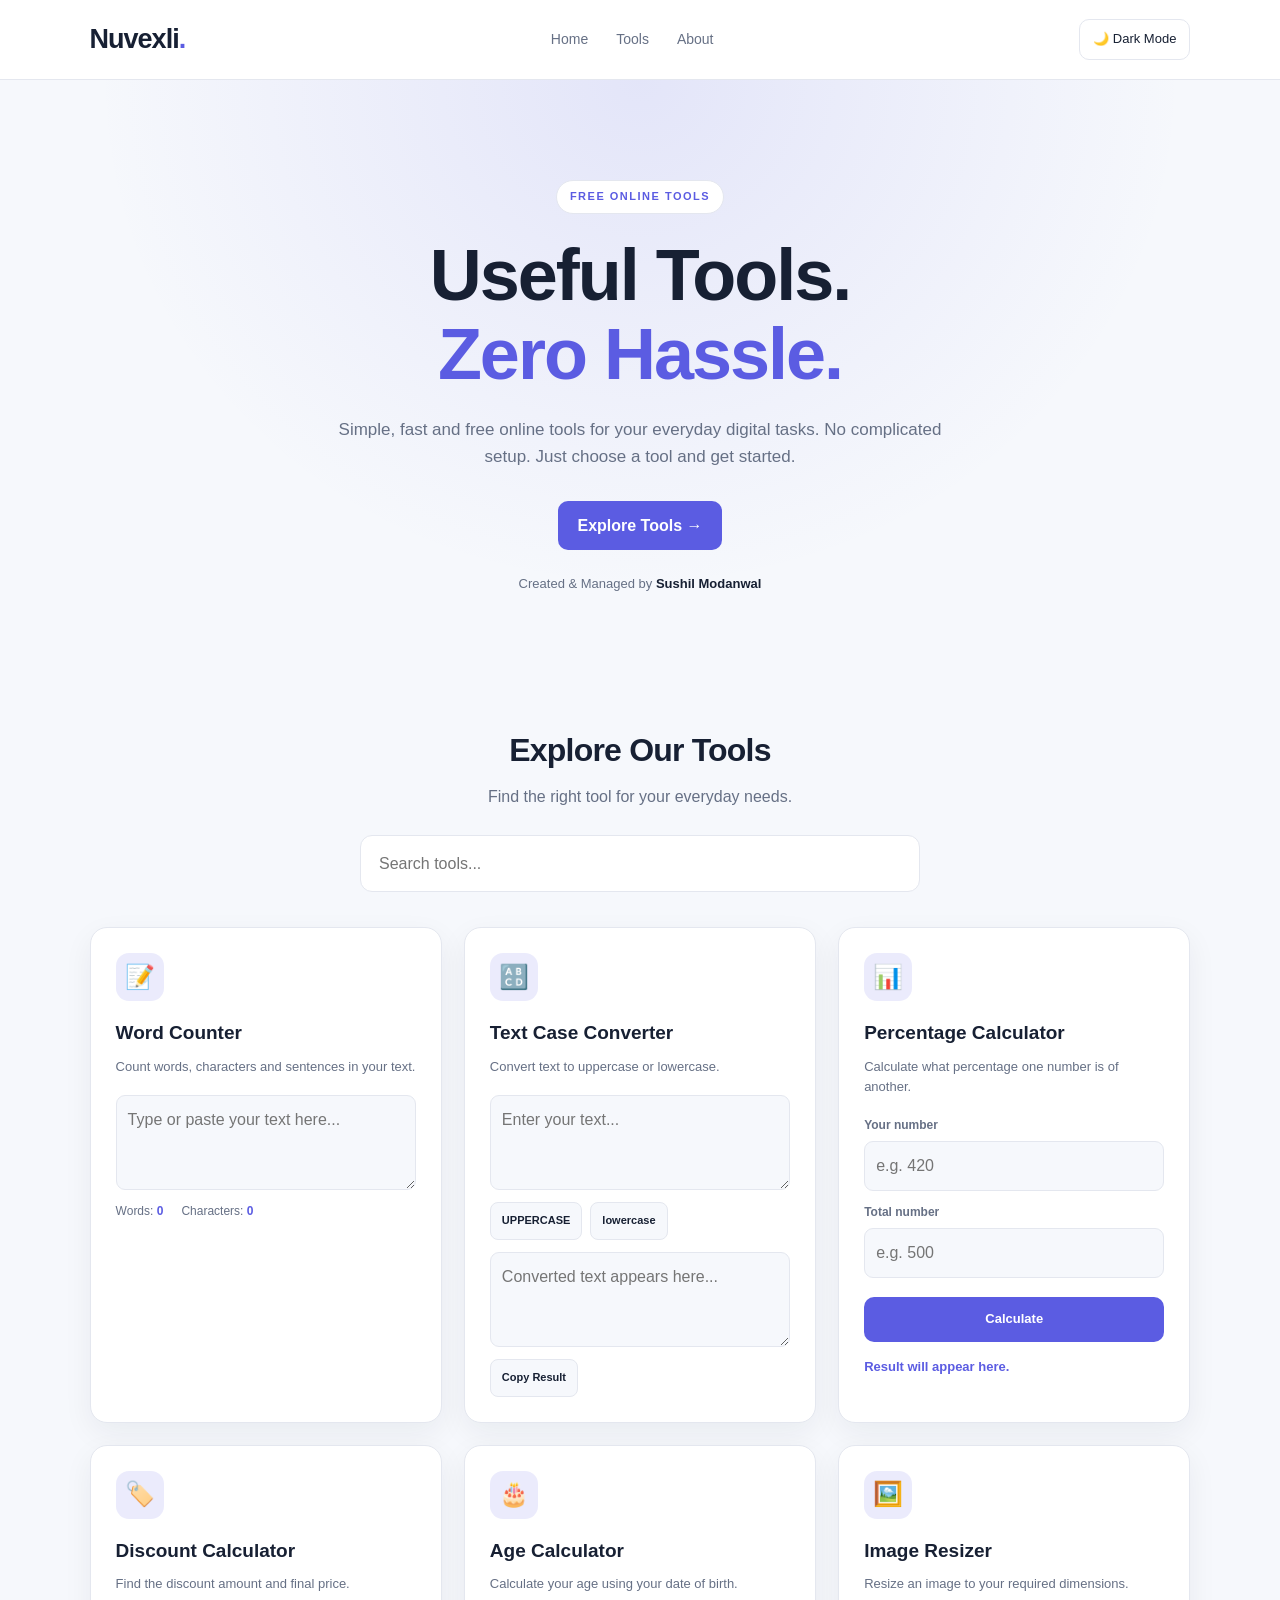
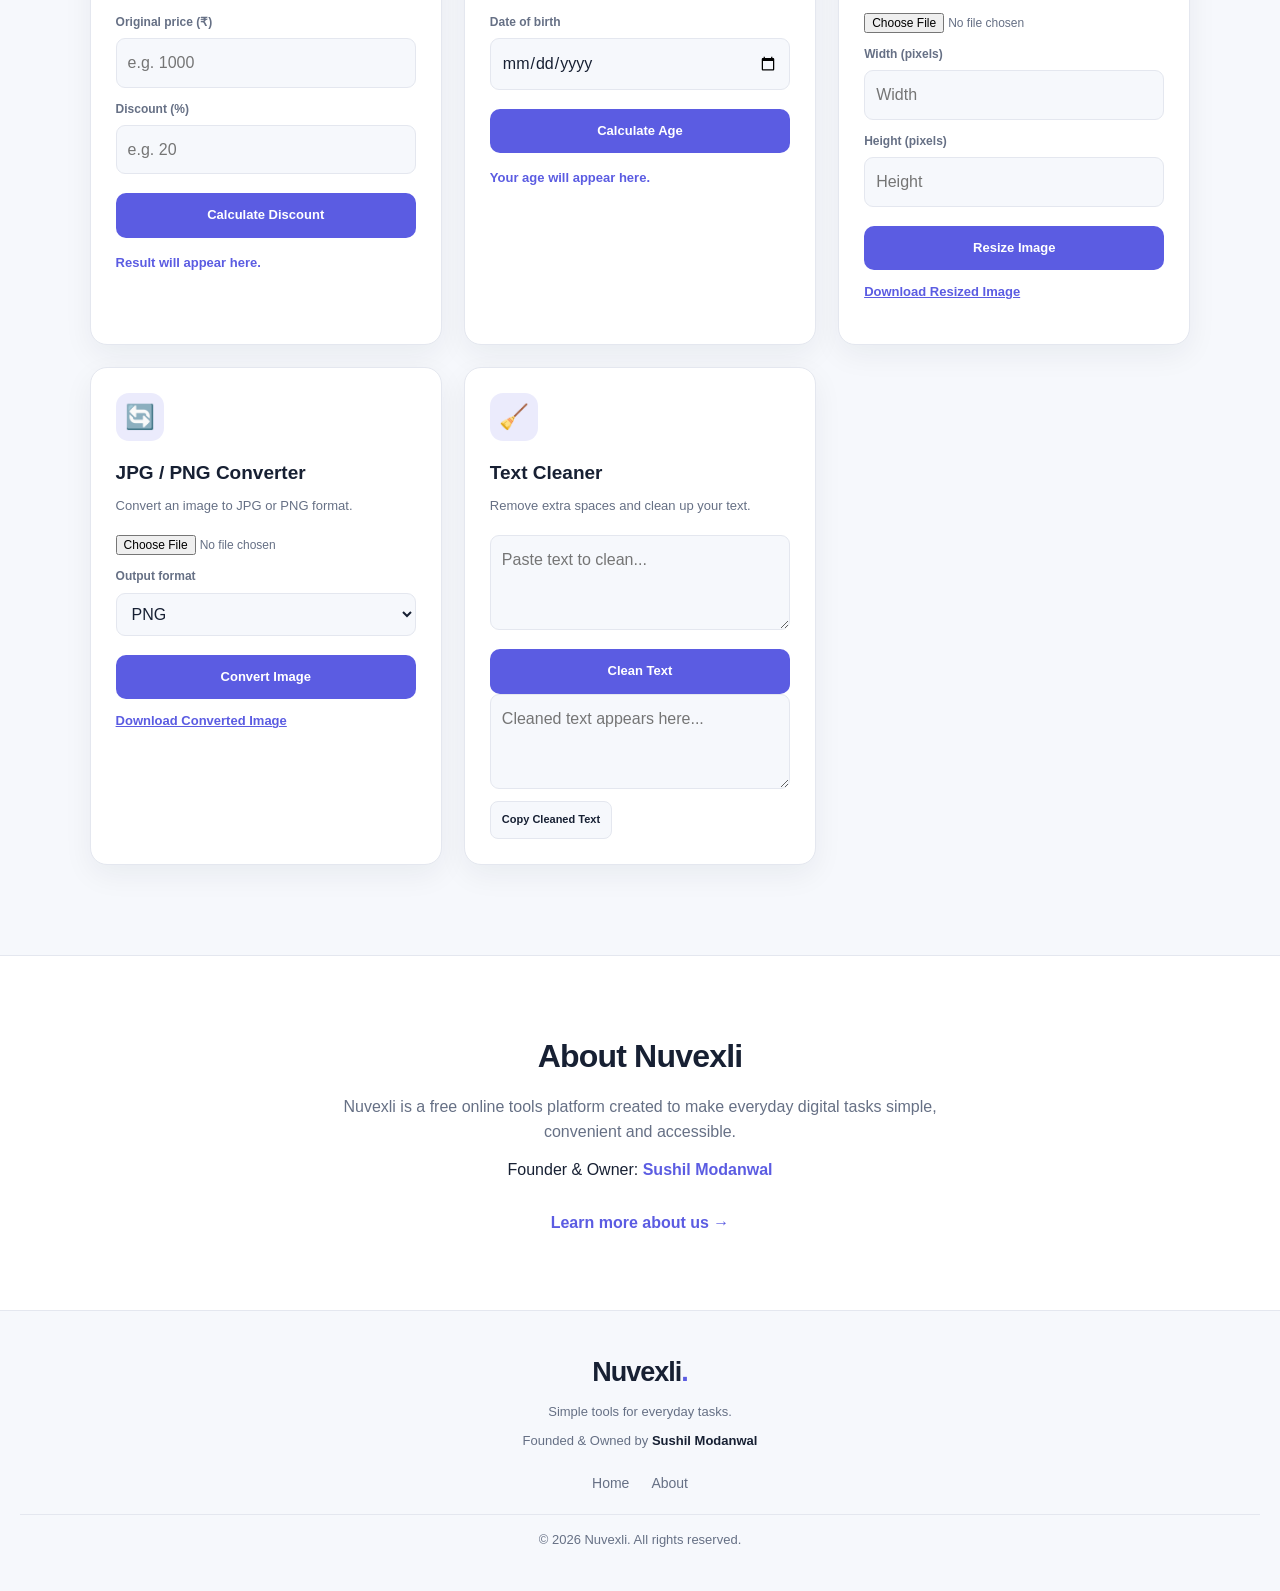
<file: index.html>
<!DOCTYPE html>
<html lang="en">
<head>
    <meta charset="UTF-8">
    <meta name="viewport" content="width=device-width, initial-scale=1.0">
   <meta name="google-site-verification" content="5v_xEEKQHLUwpgesIa6TsCeaqyYE3OkZNjvNcRH3T_A" />

    <title>Nuvexli - Free Online Tools</title>

    <meta name="description"
          content="Nuvexli offers free online tools for calculations, text editing and image conversion. Simple, fast and easy to use.">

    <meta name="keywords"
          content="free online tools, word counter, percentage calculator, image resizer, Nuvexli">

    <meta name="author" content="Sushil Modanwal">

    <link rel="stylesheet" href="style.css">
</head>

<body>

    <!-- Header -->
    <header class="header">
        <a href="index.html" class="logo">Nuvexli<span>.</span></a>

        <nav class="navbar">
            <a href="index.html">Home</a>
            <a href="#tools">Tools</a>
            <a href="about.html">About</a>
        </nav>

        <button id="themeToggle" class="theme-btn" type="button">
            🌙 Dark Mode
        </button>
    </header>

    <!-- Hero Section -->
    <main>
        <section class="hero">
            <span class="badge">FREE ONLINE TOOLS</span>

            <h1>Useful Tools.<br><span>Zero Hassle.</span></h1>

            <p>
                Simple, fast and free online tools for your everyday digital tasks.
                No complicated setup. Just choose a tool and get started.
            </p>

            <a href="#tools" class="primary-btn">Explore Tools →</a>

            <div class="owner-badge">
                Created & Managed by <strong>Sushil Modanwal</strong>
            </div>
        </section>

        <!-- Tools Section -->
        <section class="tools-section" id="tools">

            <div class="section-heading">
                <h2>Explore Our Tools</h2>
                <p>Find the right tool for your everyday needs.</p>
            </div>

            <input
                type="search"
                id="toolSearch"
                class="search-box"
                placeholder="Search tools..."
                aria-label="Search online tools"
            >

            <div class="tools-grid">

                <!-- Word Counter -->
                <article class="tool-card" data-name="word counter text character">
                    <div class="tool-icon">📝</div>
                    <h3>Word Counter</h3>
                    <p>Count words, characters and sentences in your text.</p>

                    <textarea id="wordInput"
                              placeholder="Type or paste your text here..."
                              aria-label="Text to count"></textarea>

                    <div class="result-row">
                        <span>Words: <strong id="wordCount">0</strong></span>
                        <span>Characters: <strong id="charCount">0</strong></span>
                    </div>
                </article>

                <!-- Text Case Converter -->
                <article class="tool-card" data-name="text case converter uppercase lowercase">
                    <div class="tool-icon">🔠</div>
                    <h3>Text Case Converter</h3>
                    <p>Convert text to uppercase or lowercase.</p>

                    <textarea id="caseInput"
                              placeholder="Enter your text..."
                              aria-label="Text to convert"></textarea>

                    <div class="button-row">
                        <button class="small-btn" id="upperBtn" type="button">
                            UPPERCASE
                        </button>

                        <button class="small-btn" id="lowerBtn" type="button">
                            lowercase
                        </button>
                    </div>

                    <textarea id="caseOutput"
                              placeholder="Converted text appears here..."
                              aria-label="Converted text"
                              readonly></textarea>

                    <button class="small-btn" id="copyCaseBtn" type="button">
                        Copy Result
                    </button>
                </article>

                <!-- Percentage Calculator -->
                <article class="tool-card" data-name="percentage calculator maths">
                    <div class="tool-icon">📊</div>
                    <h3>Percentage Calculator</h3>
                    <p>Calculate what percentage one number is of another.</p>

                    <label for="percentPart">Your number</label>
                    <input id="percentPart" type="number" placeholder="e.g. 420">

                    <label for="percentTotal">Total number</label>
                    <input id="percentTotal" type="number" placeholder="e.g. 500">

                    <button class="primary-btn full-btn" id="percentBtn" type="button">
                        Calculate
                    </button>

                    <p class="result" id="percentResult" aria-live="polite">
                        Result will appear here.
                    </p>
                </article>

                <!-- Discount Calculator -->
                <article class="tool-card" data-name="discount calculator shopping price">
                    <div class="tool-icon">🏷️</div>
                    <h3>Discount Calculator</h3>
                    <p>Find the discount amount and final price.</p>

                    <label for="originalPrice">Original price (₹)</label>
                    <input id="originalPrice" type="number" min="0" placeholder="e.g. 1000">

                    <label for="discountPercent">Discount (%)</label>
                    <input id="discountPercent" type="number" min="0" max="100"
                           placeholder="e.g. 20">

                    <button class="primary-btn full-btn" id="discountBtn" type="button">
                        Calculate Discount
                    </button>

                    <p class="result" id="discountResult" aria-live="polite">
                        Result will appear here.
                    </p>
                </article>

                <!-- Age Calculator -->
                <article class="tool-card" data-name="age calculator date birthday">
                    <div class="tool-icon">🎂</div>
                    <h3>Age Calculator</h3>
                    <p>Calculate your age using your date of birth.</p>

                    <label for="birthDate">Date of birth</label>
                    <input id="birthDate" type="date">

                    <button class="primary-btn full-btn" id="ageBtn" type="button">
                        Calculate Age
                    </button>

                    <p class="result" id="ageResult" aria-live="polite">
                        Your age will appear here.
                    </p>
                </article>

                <!-- Image Resizer -->
                <article class="tool-card" data-name="image resizer resize photo">
                    <div class="tool-icon">🖼️</div>
                    <h3>Image Resizer</h3>
                    <p>Resize an image to your required dimensions.</p>

                    <input type="file" id="resizeFile" accept="image/*"
                           aria-label="Choose image to resize">

                    <label for="resizeWidth">Width (pixels)</label>
                    <input id="resizeWidth" type="number" min="1" placeholder="Width">

                    <label for="resizeHeight">Height (pixels)</label>
                    <input id="resizeHeight" type="number" min="1" placeholder="Height">

                    <button class="primary-btn full-btn" id="resizeBtn" type="button">
                        Resize Image
                    </button>

                    <canvas id="resizeCanvas" hidden></canvas>

                    <a id="resizeDownload" class="download-link" hidden>
                        Download Resized Image
                    </a>

                    <p class="result" id="resizeResult" aria-live="polite"></p>
                </article>

                <!-- Image Converter -->
                <article class="tool-card" data-name="image converter jpg png convert">
                    <div class="tool-icon">🔄</div>
                    <h3>JPG / PNG Converter</h3>
                    <p>Convert an image to JPG or PNG format.</p>

                    <input type="file" id="convertFile" accept="image/*"
                           aria-label="Choose image to convert">

                    <label for="convertFormat">Output format</label>
                    <select id="convertFormat">
                        <option value="image/png">PNG</option>
                        <option value="image/jpeg">JPG</option>
                    </select>

                    <button class="primary-btn full-btn" id="convertBtn" type="button">
                        Convert Image
                    </button>

                    <a id="convertDownload" class="download-link" hidden>
                        Download Converted Image
                    </a>

                    <p class="result" id="convertResult" aria-live="polite"></p>
                </article>

                <!-- Text Cleaner -->
                <article class="tool-card" data-name="text cleaner remove spaces text formatting">
                    <div class="tool-icon">🧹</div>
                    <h3>Text Cleaner</h3>
                    <p>Remove extra spaces and clean up your text.</p>

                    <textarea id="cleanInput"
                              placeholder="Paste text to clean..."
                              aria-label="Text to clean"></textarea>

                    <button class="primary-btn full-btn" id="cleanBtn" type="button">
                        Clean Text
                    </button>

                    <textarea id="cleanOutput"
                              placeholder="Cleaned text appears here..."
                              aria-label="Cleaned text"
                              readonly></textarea>

                    <button class="small-btn" id="copyCleanBtn" type="button">
                        Copy Cleaned Text
                    </button>
                </article>

            </div>

            <p id="noToolsMessage" class="no-results" hidden>
                No tools found. Try another search.
            </p>
        </section>

        <!-- About Preview -->
        <section class="about-preview">
            <h2>About Nuvexli</h2>

            <p>
                Nuvexli is a free online tools platform created to make everyday
                digital tasks simple, convenient and accessible.
            </p>

            <p class="founder-line">
                Founder & Owner: <strong>Sushil Modanwal</strong>
            </p>

            <a href="about.html" class="text-link">Learn more about us →</a>
        </section>
    </main>

    <!-- Footer -->
    <footer class="footer">
        <a href="index.html" class="logo">Nuvexli<span>.</span></a>

        <p>Simple tools for everyday tasks.</p>

        <p class="footer-owner">
            Founded & Owned by <strong>Sushil Modanwal</strong>
        </p>

        <div class="footer-links">
            <a href="index.html">Home</a>
            <a href="about.html">About</a>
        </div>

        <p class="copyright">
            © <span id="year"></span> Nuvexli. All rights reserved.
        </p>
    </footer>

    <script src="script.js"></script>
</body>
</html>
</file>
<file: style.css>
/* =========================
   NUVEXLI - MAIN STYLESHEET
   Owner: Sushil Modanwal
========================= */

:root {
    --background: #f6f8fc;
    --surface: #ffffff;
    --text: #172033;
    --muted: #667085;
    --primary: #5b5ce2;
    --primary-hover: #4546c8;
    --border: #e4e7ef;
    --shadow: 0 10px 30px rgba(24, 32, 55, 0.06);
}

* {
    box-sizing: border-box;
    margin: 0;
    padding: 0;
}

html {
    scroll-behavior: smooth;
    scroll-padding-top: 90px;
}

body {
    font-family: Arial, Helvetica, sans-serif;
    background: var(--background);
    color: var(--text);
    line-height: 1.6;
    transition: background 0.25s, color 0.25s;
}

a {
    color: inherit;
    text-decoration: none;
}

button,
input,
textarea,
select {
    font: inherit;
}

button {
    cursor: pointer;
}

button:focus-visible,
a:focus-visible,
input:focus-visible,
textarea:focus-visible,
select:focus-visible {
    outline: 3px solid rgba(91, 92, 226, 0.35);
    outline-offset: 2px;
}

/* Dark mode */

body.dark-mode {
    --background: #10121a;
    --surface: #191d29;
    --text: #f1f3f9;
    --muted: #a5adbf;
    --primary: #898aff;
    --primary-hover: #a1a2ff;
    --border: #2c3242;
    --shadow: 0 10px 30px rgba(0, 0, 0, 0.18);
}

/* Header */

.header {
    position: sticky;
    top: 0;
    z-index: 100;
    display: flex;
    align-items: center;
    justify-content: space-between;
    gap: 20px;
    padding: 18px 7%;
    background: var(--surface);
    border-bottom: 1px solid var(--border);
}

.logo {
    font-size: 27px;
    font-weight: 800;
    letter-spacing: -1px;
}

.logo span {
    color: var(--primary);
}

.navbar {
    display: flex;
    align-items: center;
    gap: 28px;
}

.navbar a,
.footer-links a {
    color: var(--muted);
    font-size: 14px;
    transition: color 0.2s;
}

.navbar a:hover,
.footer-links a:hover {
    color: var(--primary);
}

.theme-btn {
    border: 1px solid var(--border);
    border-radius: 10px;
    padding: 9px 13px;
    background: var(--surface);
    color: var(--text);
    font-size: 13px;
}

/* Hero */

.hero {
    text-align: center;
    padding: 100px 20px 85px;
    background:
        radial-gradient(ellipse at top, rgba(91, 92, 226, 0.12), transparent 60%);
}

.badge {
    display: inline-block;
    margin-bottom: 22px;
    padding: 7px 13px;
    border: 1px solid var(--border);
    border-radius: 50px;
    color: var(--primary);
    background: var(--surface);
    font-size: 11px;
    font-weight: 800;
    letter-spacing: 1.5px;
}

.hero h1 {
    font-size: clamp(40px, 7vw, 72px);
    line-height: 1.1;
    letter-spacing: -2px;
    margin-bottom: 22px;
}

.hero h1 span {
    color: var(--primary);
}

.hero > p {
    max-width: 610px;
    margin: 0 auto 30px;
    color: var(--muted);
    font-size: 17px;
}

.primary-btn {
    display: inline-block;
    border: none;
    border-radius: 10px;
    padding: 12px 19px;
    background: var(--primary);
    color: #ffffff;
    font-weight: 700;
    transition: transform 0.2s, background 0.2s;
}

.primary-btn:hover {
    background: var(--primary-hover);
    transform: translateY(-2px);
}

.owner-badge {
    margin-top: 24px;
    color: var(--muted);
    font-size: 13px;
}

.owner-badge strong {
    color: var(--text);
}

/* Tools */

.tools-section {
    padding: 45px 7% 90px;
}

.section-heading {
    margin-bottom: 25px;
    text-align: center;
}

.section-heading h2,
.about-preview h2 {
    margin-bottom: 8px;
    font-size: 32px;
    letter-spacing: -0.8px;
}

.section-heading p,
.about-preview > p {
    color: var(--muted);
}

.search-box {
    display: block;
    width: 100%;
    max-width: 560px;
    margin: 0 auto 35px;
    padding: 15px 18px;
    border: 1px solid var(--border);
    border-radius: 12px;
    background: var(--surface);
    color: var(--text);
}

.tools-grid {
    display: grid;
    grid-template-columns: repeat(3, minmax(0, 1fr));
    gap: 22px;
}

.tool-card {
    min-width: 0;
    padding: 25px;
    border: 1px solid var(--border);
    border-radius: 17px;
    background: var(--surface);
    box-shadow: var(--shadow);
    transition: transform 0.2s, border-color 0.2s;
}

.tool-card:hover {
    transform: translateY(-4px);
    border-color: var(--primary);
}

.tool-icon {
    display: grid;
    place-items: center;
    width: 48px;
    height: 48px;
    margin-bottom: 17px;
    border-radius: 13px;
    background: rgba(91, 92, 226, 0.12);
    font-size: 24px;
}

.tool-card h3 {
    margin-bottom: 8px;
    font-size: 19px;
}

.tool-card > p {
    margin-bottom: 18px;
    color: var(--muted);
    font-size: 13px;
}

.tool-card label {
    display: block;
    margin: 12px 0 6px;
    color: var(--muted);
    font-size: 12px;
    font-weight: 700;
}

.tool-card input:not([type="file"]),
.tool-card textarea,
.tool-card select {
    display: block;
    width: 100%;
    margin-bottom: 12px;
    padding: 11px;
    border: 1px solid var(--border);
    border-radius: 9px;
    background: var(--background);
    color: var(--text);
}

.tool-card input[type="file"] {
    display: block;
    max-width: 100%;
    margin: 12px 0;
    color: var(--muted);
    font-size: 12px;
}

.tool-card textarea {
    min-height: 95px;
    resize: vertical;
}

.full-btn {
    width: 100%;
    margin-top: 7px;
    font-size: 13px;
}

.small-btn {
    border: 1px solid var(--border);
    border-radius: 8px;
    padding: 9px 11px;
    background: var(--background);
    color: var(--text);
    font-size: 11px;
    font-weight: 700;
}

.small-btn:hover {
    border-color: var(--primary);
}

.button-row {
    display: flex;
    flex-wrap: wrap;
    gap: 8px;
    margin-bottom: 12px;
}

.result-row {
    display: flex;
    flex-wrap: wrap;
    gap: 18px;
    color: var(--muted);
    font-size: 12px;
}

.result-row strong {
    color: var(--primary);
}

.tool-card .result {
    margin: 15px 0 0;
    overflow-wrap: anywhere;
    color: var(--primary);
    font-size: 13px;
    font-weight: 700;
}

.download-link {
    display: inline-block;
    margin-top: 12px;
    color: var(--primary);
    font-size: 13px;
    font-weight: 700;
    text-decoration: underline;
}

.no-results {
    margin-top: 30px;
    text-align: center;
    color: var(--muted);
}

/* About preview */

.about-preview {
    padding: 75px 20px;
    text-align: center;
    background: var(--surface);
    border-top: 1px solid var(--border);
}

.about-preview > p {
    max-width: 650px;
    margin: 12px auto;
}

.founder-line {
    color: var(--text) !important;
}

.founder-line strong {
    color: var(--primary);
}

.text-link {
    display: inline-block;
    margin-top: 15px;
    color: var(--primary);
    font-weight: 700;
}

/* Footer */

.footer {
    padding: 40px 20px;
    border-top: 1px solid var(--border);
    text-align: center;
}

.footer > p {
    margin-top: 8px;
    color: var(--muted);
    font-size: 13px;
}

.footer-owner strong {
    color: var(--text);
}

.footer-links {
    display: flex;
    justify-content: center;
    gap: 22px;
    margin: 20px 0;
}

.copyright {
    padding-top: 15px;
    border-top: 1px solid var(--border);
}

/* About page */

.about-page {
    max-width: 850px;
    min-height: 65vh;
    margin: 0 auto;
    padding: 80px 24px;
}

.about-page h1 {
    margin-bottom: 20px;
    font-size: clamp(35px, 5vw, 52px);
}

.about-page h2 {
    margin: 30px 0 10px;
}

.about-page p {
    margin-bottom: 15px;
    color: var(--muted);
}

.founder-card {
    margin-top: 30px;
    padding: 25px;
    border: 1px solid var(--border);
    border-radius: 15px;
    background: var(--surface);
}

.founder-card h2 {
    margin-top: 0;
}

.founder-card strong {
    color: var(--primary);
}

/* Responsive */

@media (max-width: 1000px) {
    .tools-grid {
        grid-template-columns: repeat(2, minmax(0, 1fr));
    }

    .header {
        padding: 16px 4%;
    }

    .tools-section {
        padding-right: 4%;
        padding-left: 4%;
    }
}

@media (max-width: 650px) {
    .header {
        flex-wrap: wrap;
        justify-content: space-between;
    }

    .logo {
        font-size: 24px;
    }

    .navbar {
        order: 3;
        width: 100%;
        justify-content: center;
        gap: 24px;
    }

    .theme-btn {
        padding: 8px 10px;
    }

    .hero {
        padding: 70px 20px;
    }

    .hero h1 {
        letter-spacing: -1px;
    }

    .hero > p {
        font-size: 15px;
    }

    .tools-grid {
        grid-template-columns: 1fr;
    }

    .tool-card {
        padding: 22px;
    }

    .section-heading h2,
    .about-preview h2 {
        font-size: 27px;
    }
}
</file>
